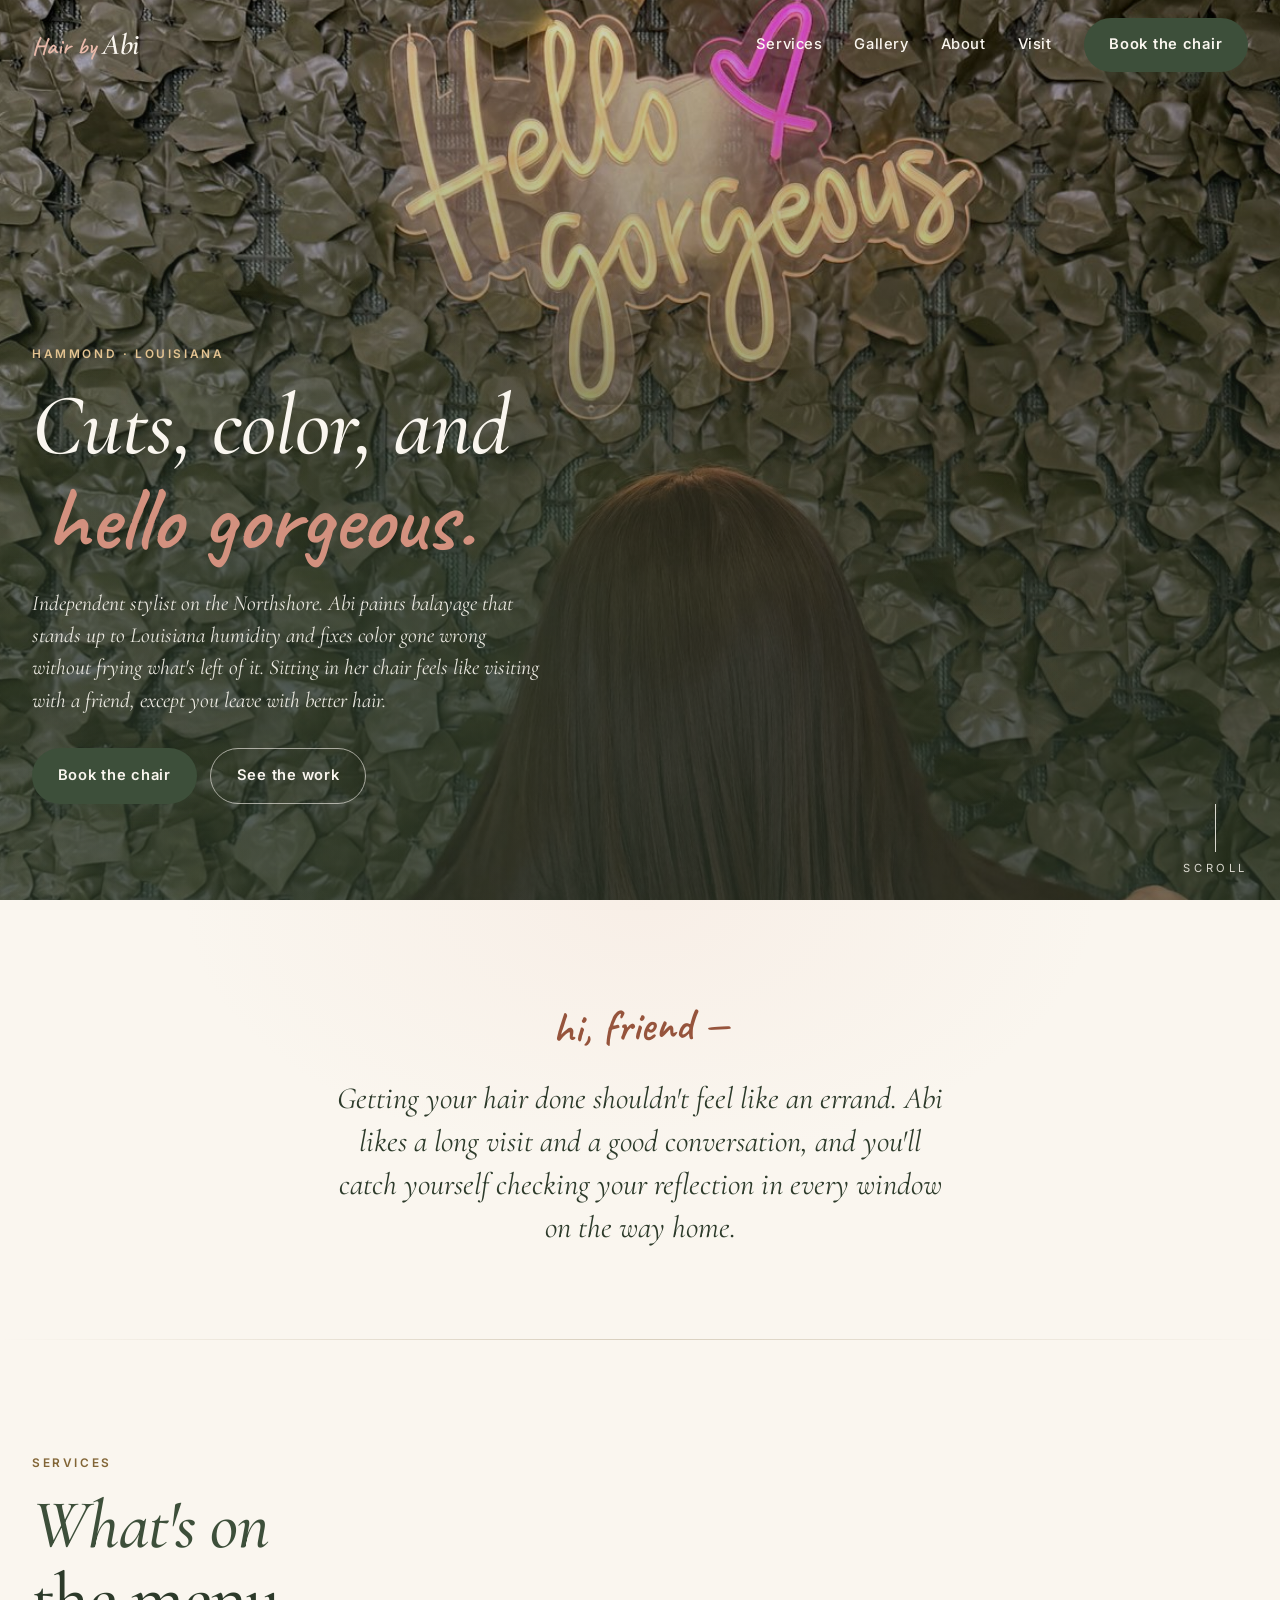
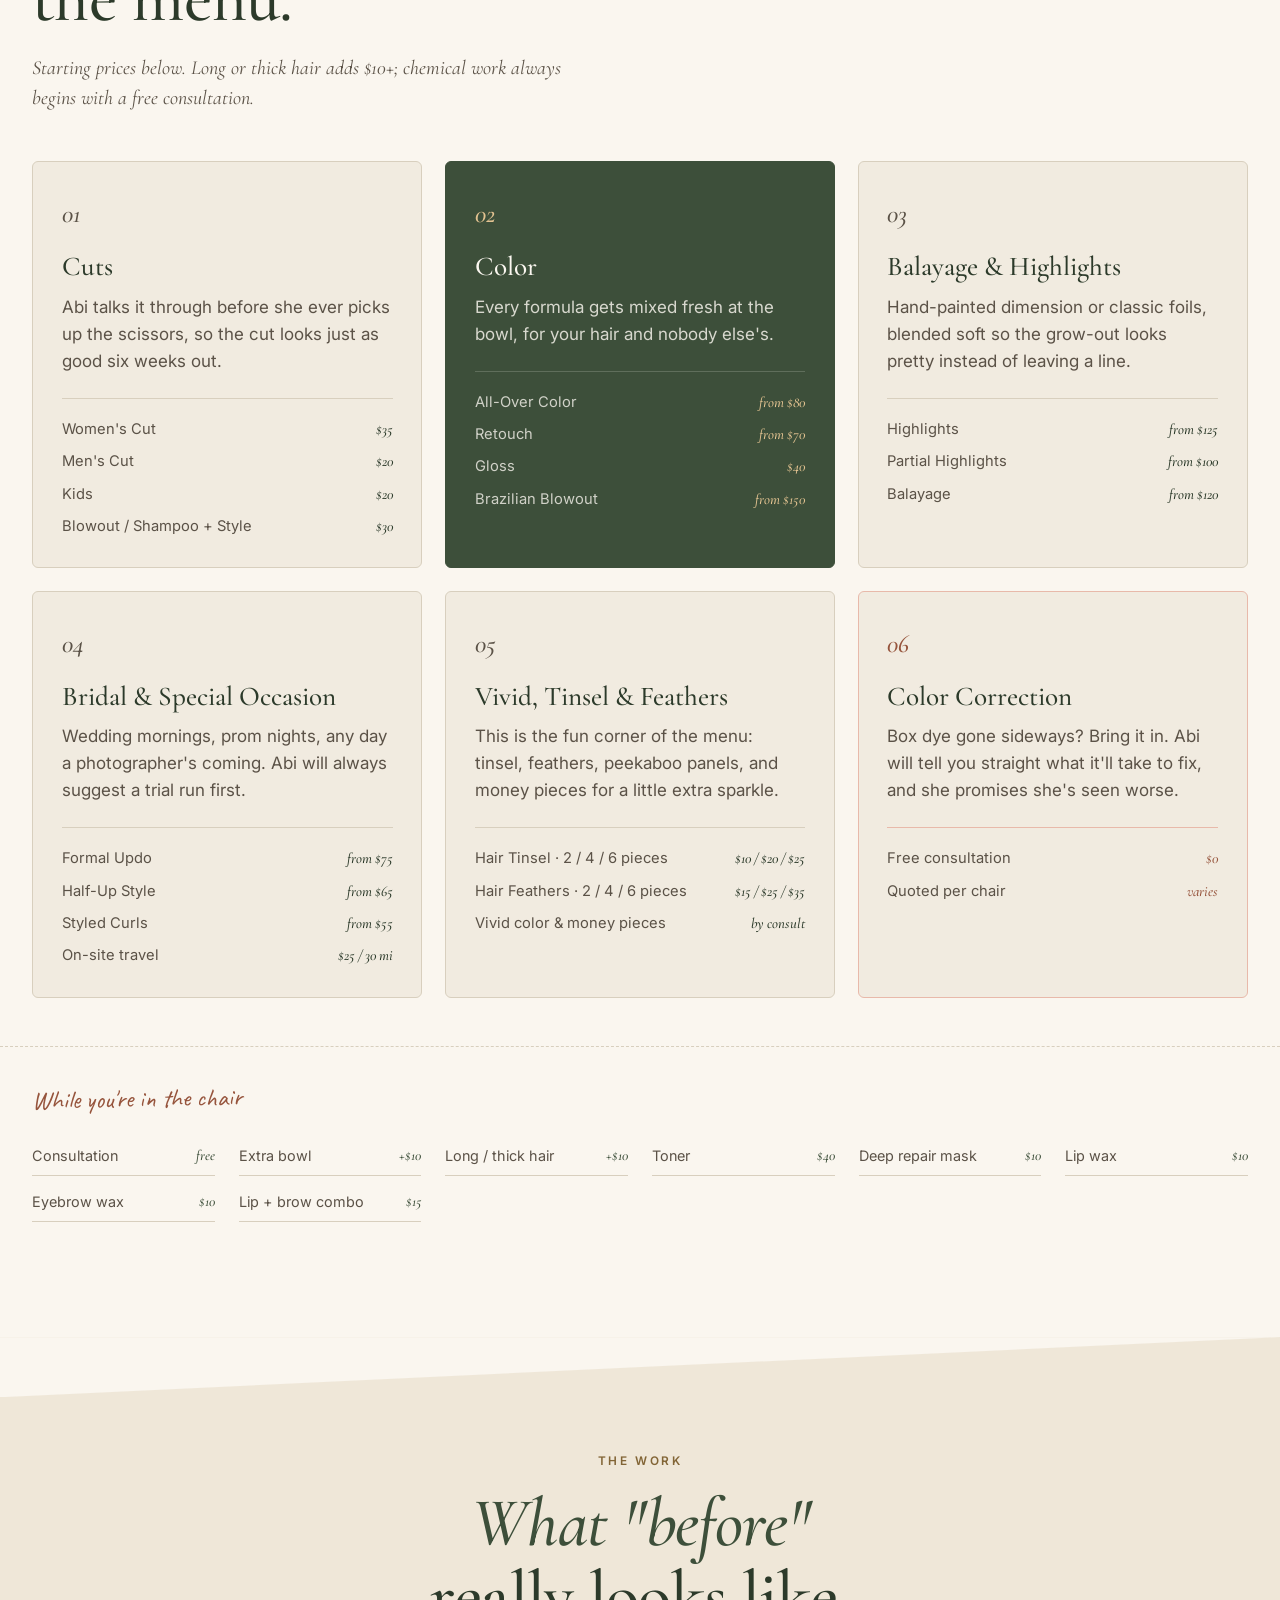
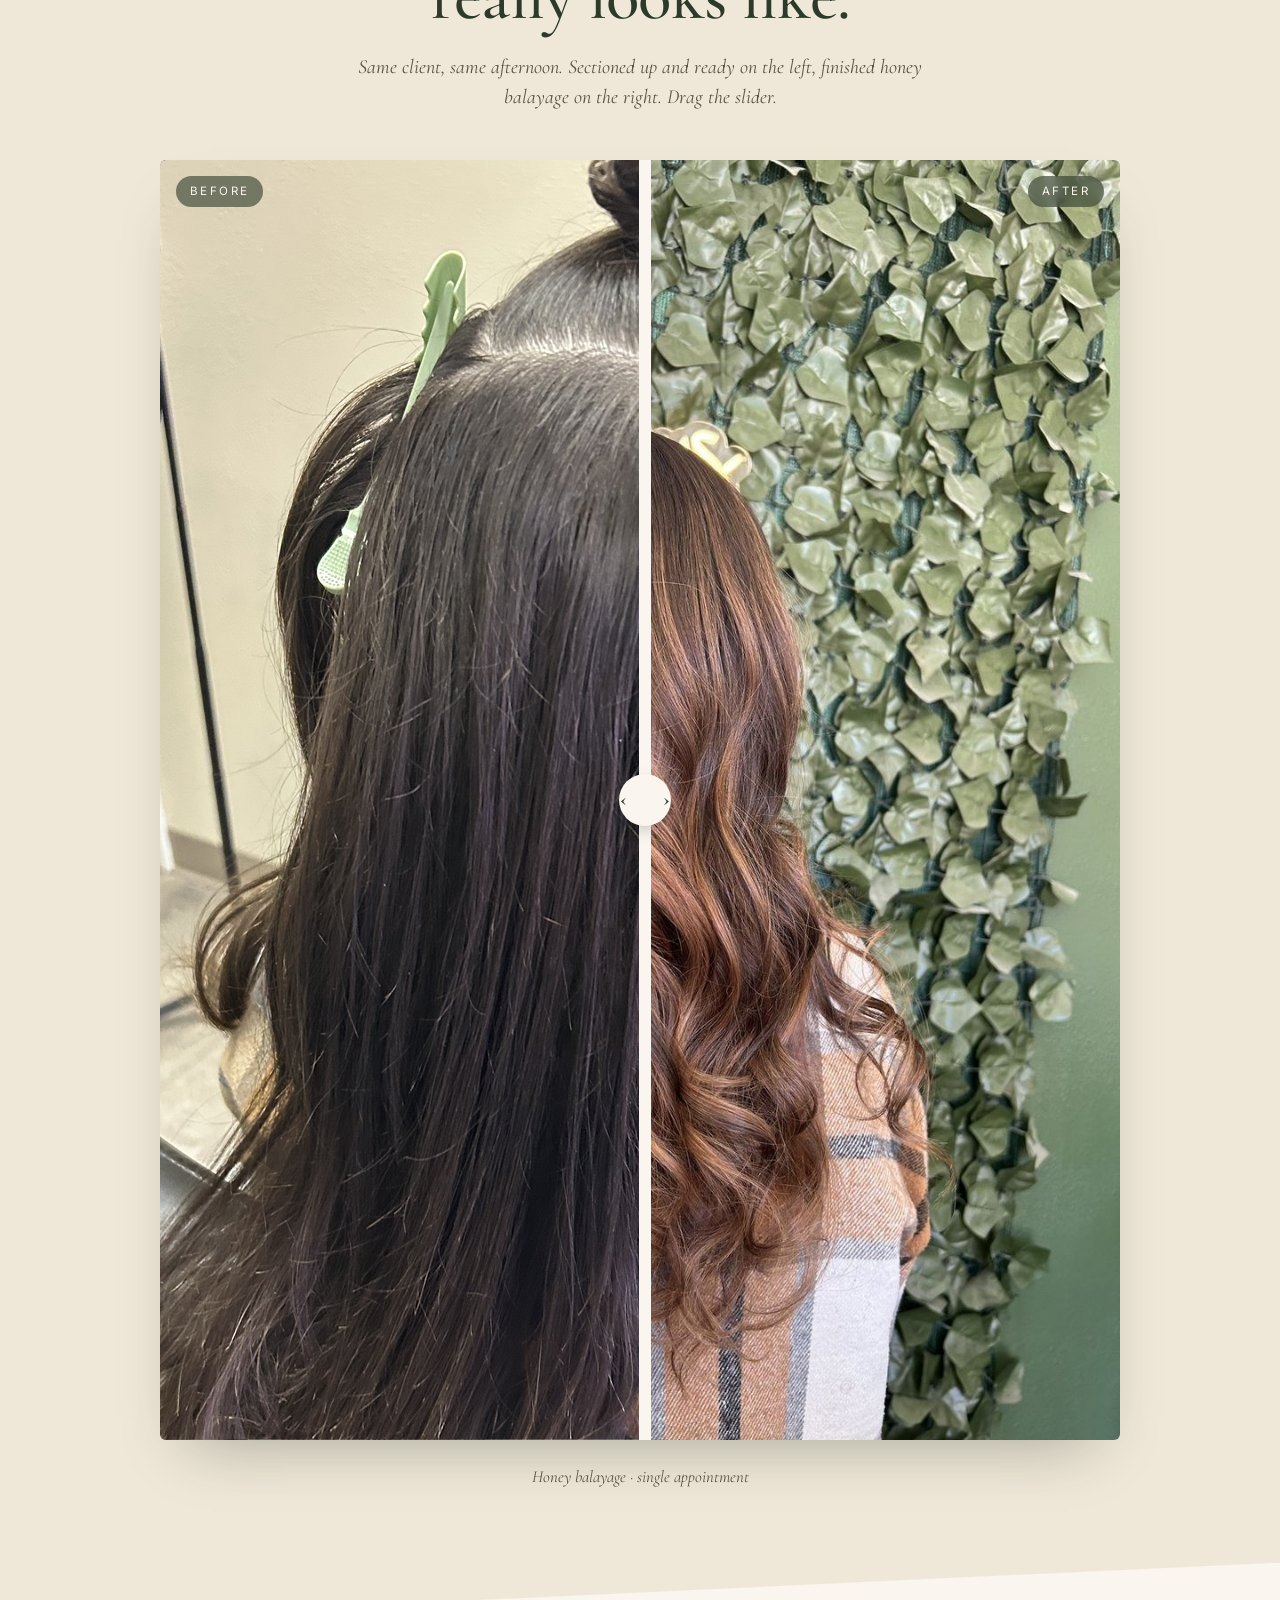
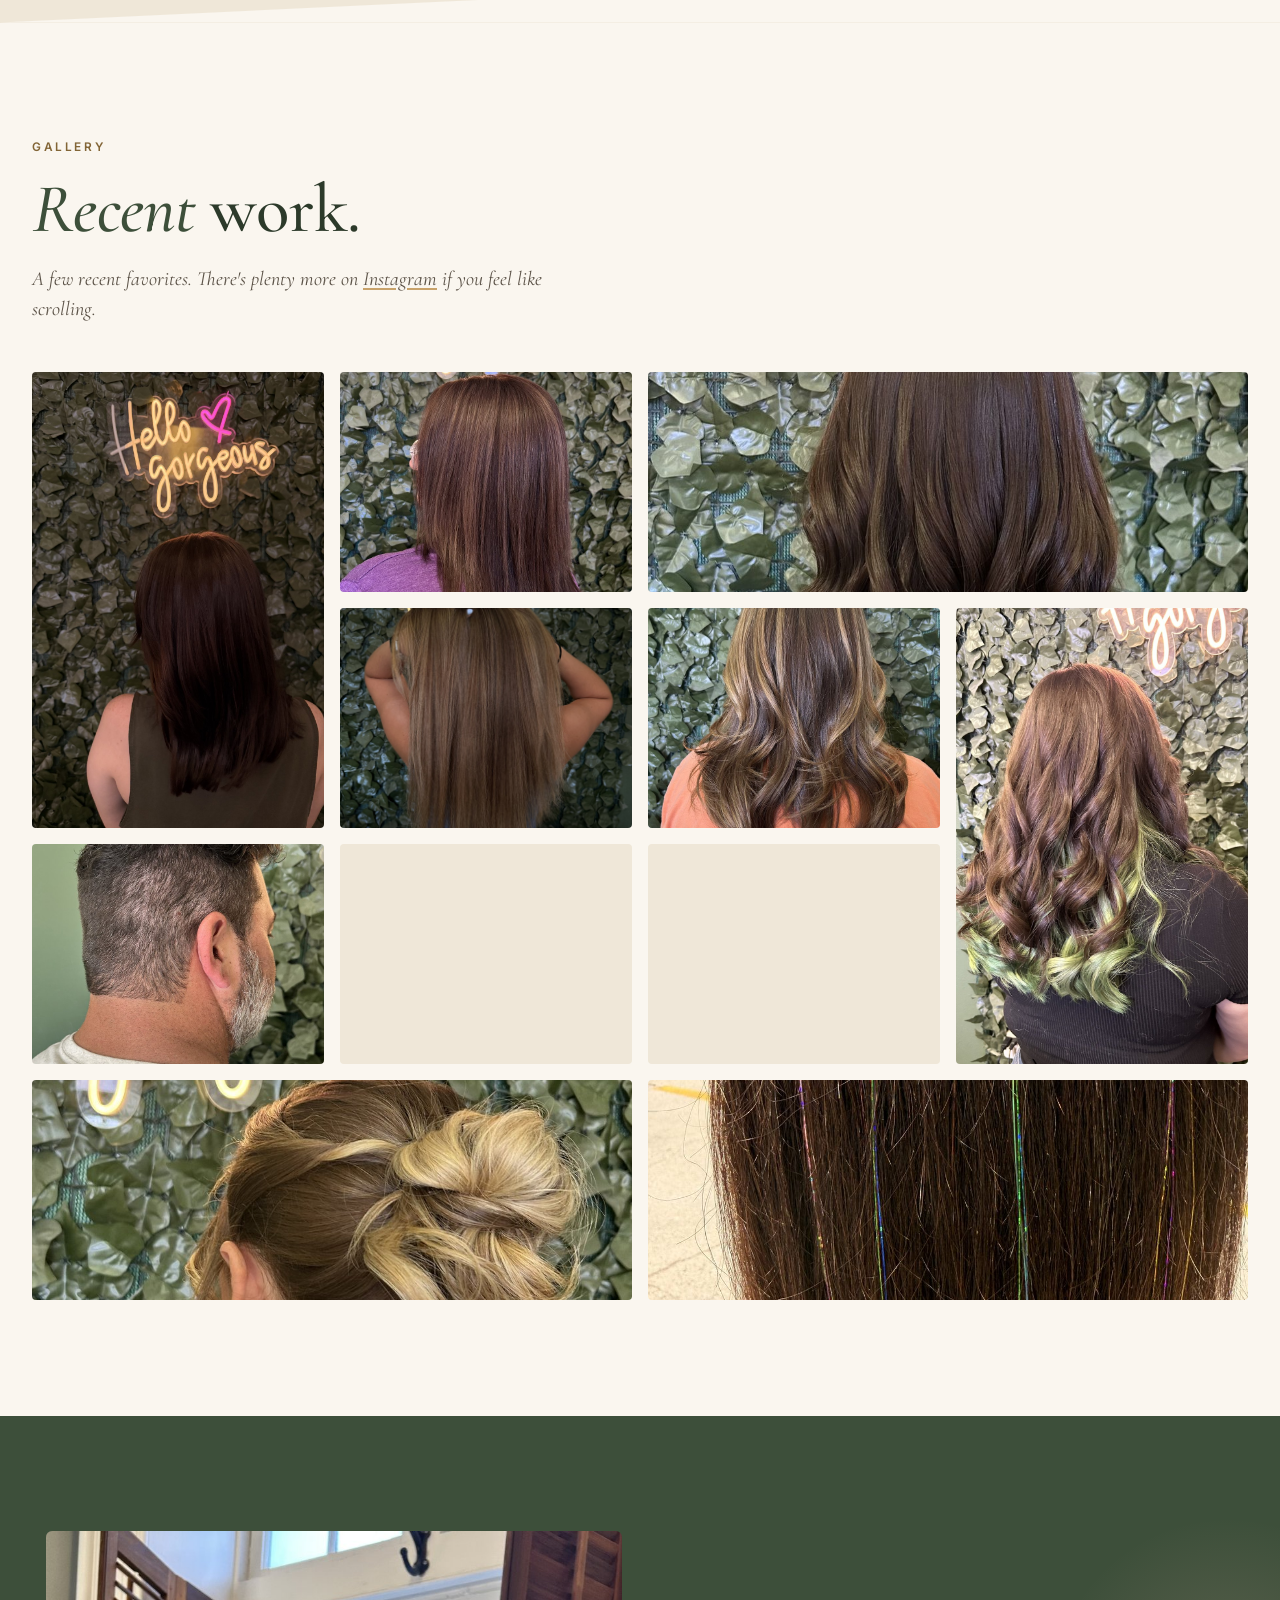
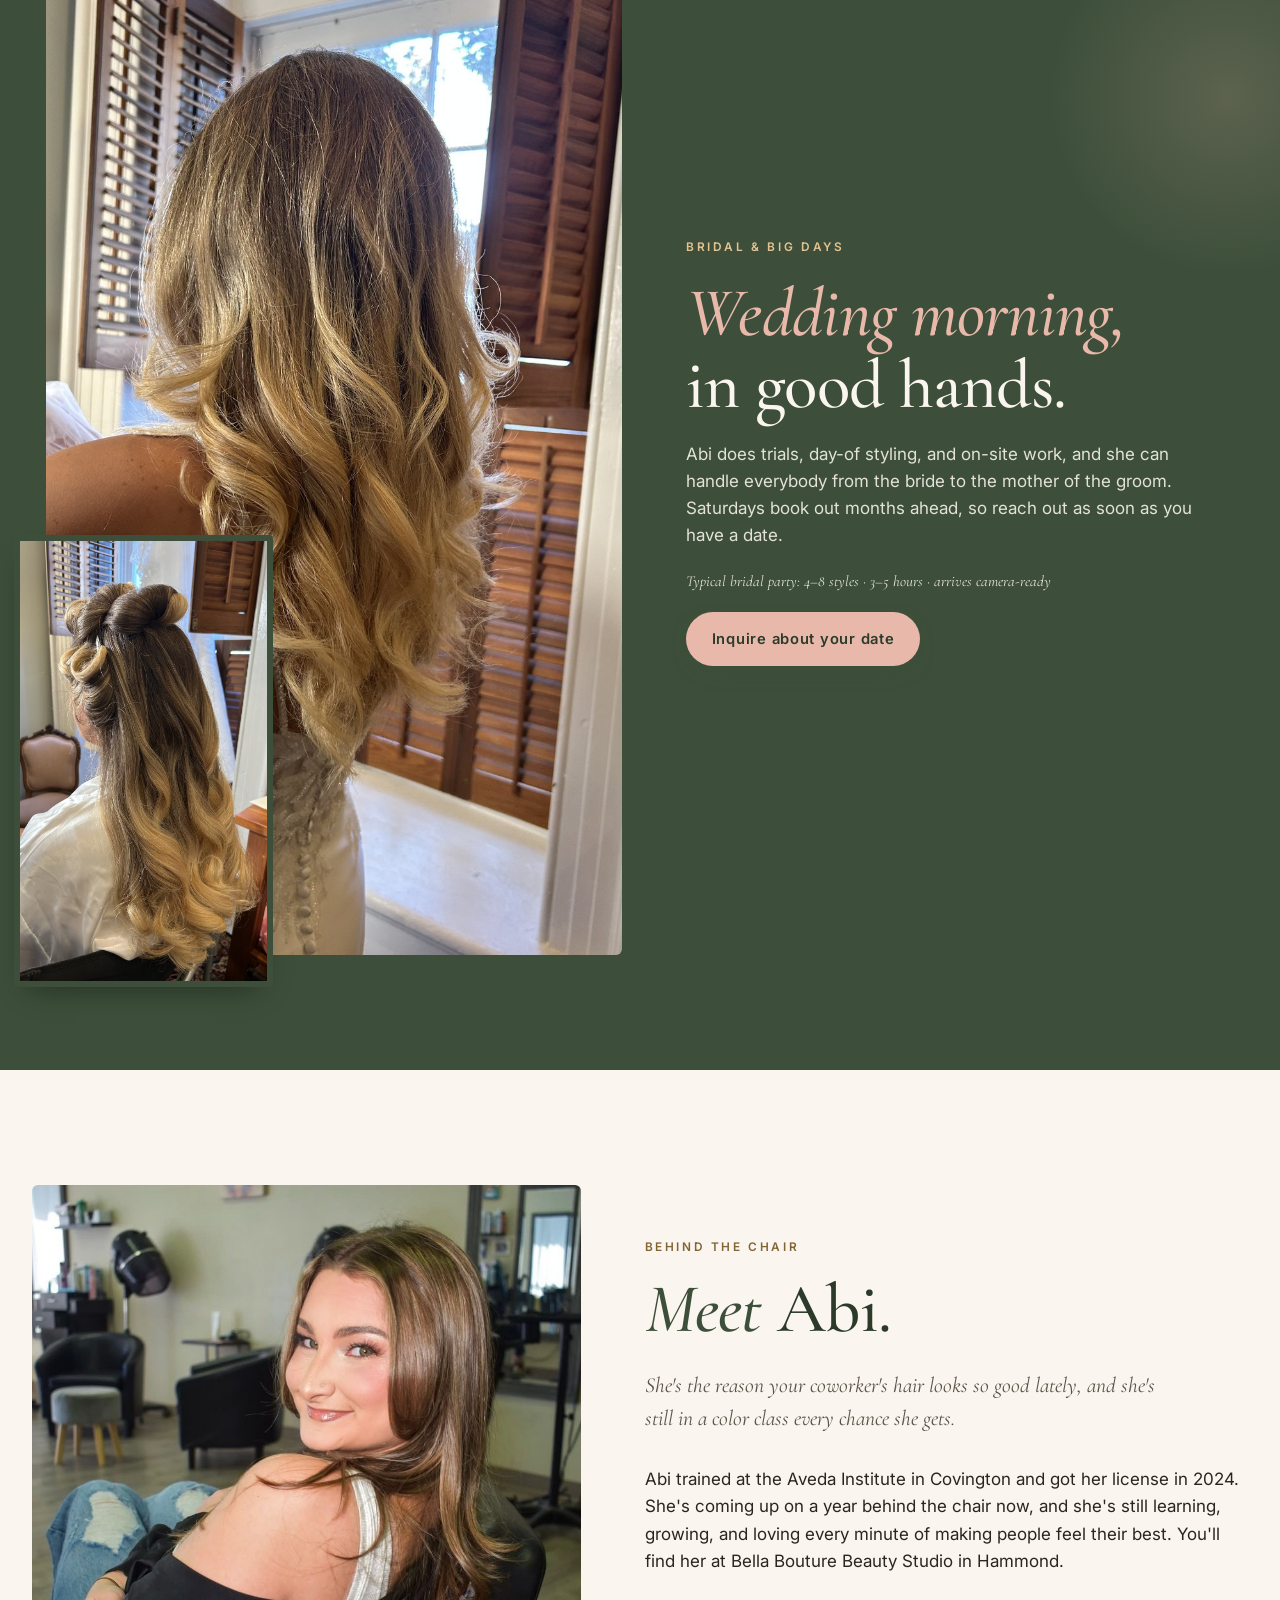
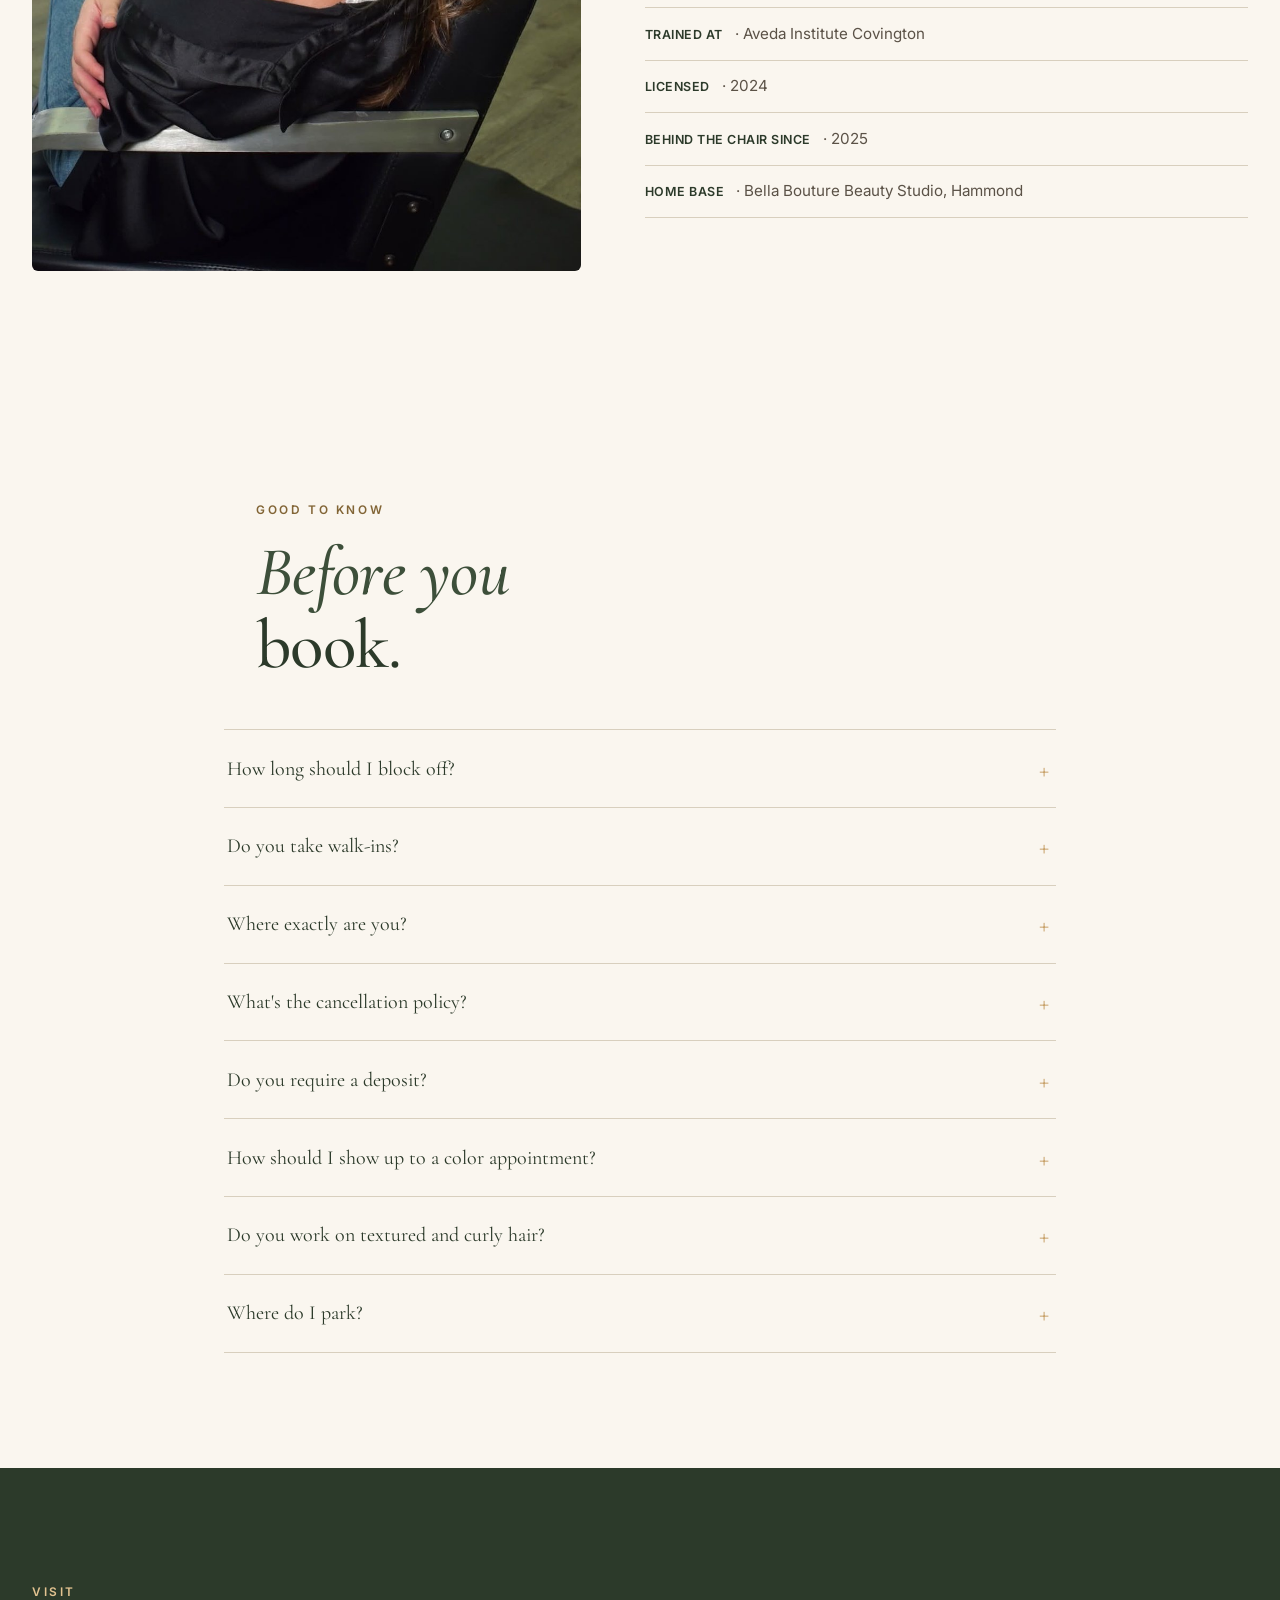
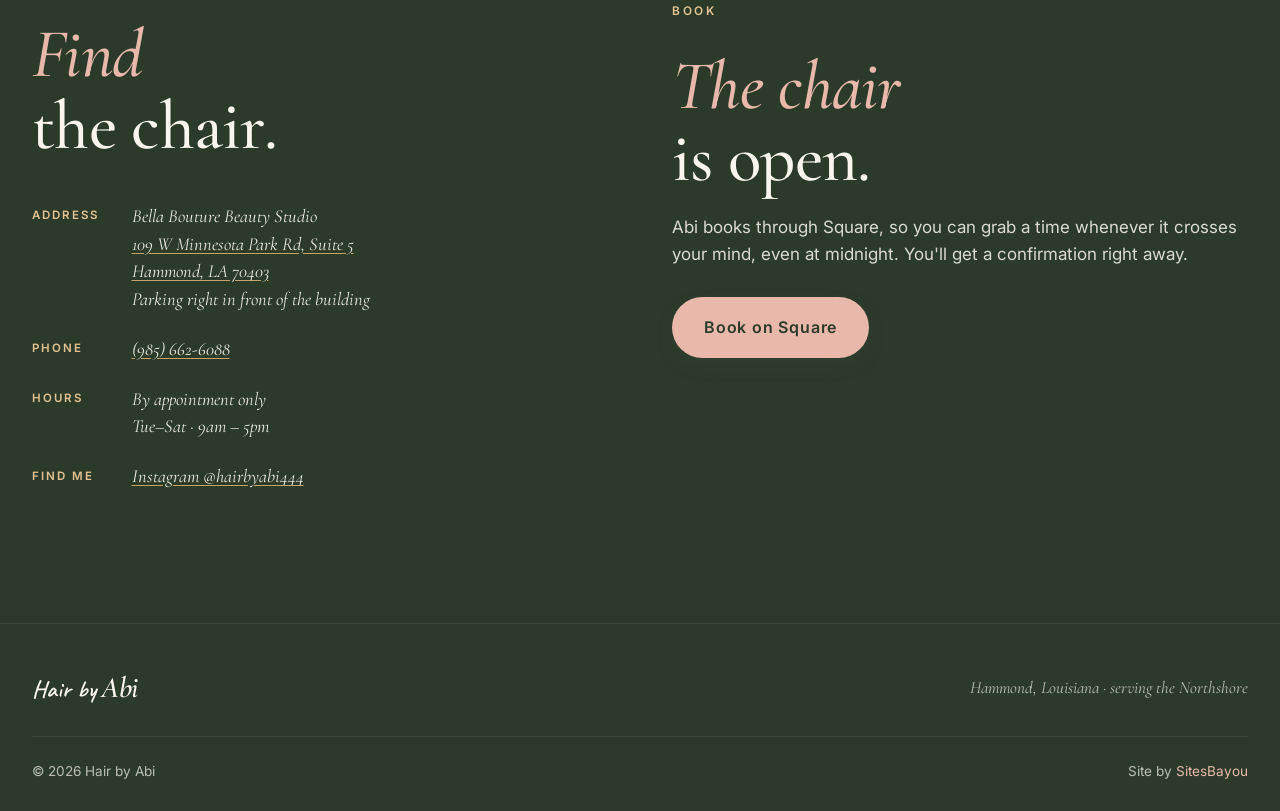
<file: index.html>
<!doctype html>
<html lang="en">
<head>
  <meta charset="utf-8">
  <meta name="viewport" content="width=device-width, initial-scale=1">
  <title>Hair by Abi · Hair Stylist in Hammond, Louisiana</title>
  <link rel="icon" href="data:image/svg+xml,%3Csvg xmlns='http://www.w3.org/2000/svg' viewBox='0 0 64 64'%3E%3Ccircle cx='32' cy='32' r='32' fill='%233d4f3a'/%3E%3Ctext x='32' y='45' font-family='Georgia,serif' font-style='italic' font-size='40' text-anchor='middle' fill='%23faf6ef'%3Ea%3C/text%3E%3C/svg%3E">
  <meta name="description" content="Independent hair stylist at Bella Bouture Beauty Studio in Hammond, LA. Cuts, color, balayage, color corrections, and bridal styling for the Northshore.">
  <meta name="robots" content="index,follow,max-image-preview:large">
  <meta name="theme-color" content="#3d4f3a">
  <link rel="canonical" href="https://hairbyabi.net/">

  <meta property="og:title" content="Hair by Abi · Hammond, Louisiana">
  <meta property="og:description" content="Cuts, color, balayage, and bridal styling in Hammond, LA. Come find out why the neon says hello gorgeous.">
  <meta property="og:image" content="https://hairbyabi.net/assets/group-H-auburn-movement.jpg">
  <meta property="og:url" content="https://hairbyabi.net/">
  <meta property="og:site_name" content="Hair by Abi">
  <meta property="og:type" content="website">
  <meta name="twitter:card" content="summary_large_image">

  <link rel="preconnect" href="https://fonts.googleapis.com">
  <link rel="preconnect" href="https://fonts.gstatic.com" crossorigin>
  <link rel="preload" as="image" href="assets/group-H-auburn-movement.jpg" fetchpriority="high">
  <link href="https://fonts.googleapis.com/css2?family=Cormorant+Garamond:ital,wght@0,400;0,500;0,600;0,700;1,400;1,500;1,600&family=Inter:wght@400;500;600;700&family=Caveat:wght@500;600;700&display=swap" rel="stylesheet">
  <link rel="stylesheet" href="styles.css?v=6">

  <script type="application/ld+json">
    {
      "@context": "https://schema.org",
      "@graph": [
        {
          "@type": "HairSalon",
          "@id": "https://hairbyabi.net/#hair-by-abi",
          "name": "Hair by Abi",
          "url": "https://hairbyabi.net/",
          "image": [
            "https://hairbyabi.net/assets/abi-headshot.jpg",
            "https://hairbyabi.net/assets/group-H-auburn-movement.jpg",
            "https://hairbyabi.net/assets/pair-B-after-honey-balayage.jpg",
            "https://hairbyabi.net/assets/group-E-bridal-half-up-bow.jpg"
          ],
          "description": "Independent hair stylist at Bella Bouture Beauty Studio in Hammond, Louisiana. Cuts, color, balayage, color corrections, and bridal styling for the Northshore. Appointment only.",
          "priceRange": "$$",
          "telephone": "+19856626088",
          "sameAs": ["https://www.instagram.com/hairbyabi444"],
          "address": {
            "@type": "PostalAddress",
            "streetAddress": "109 W Minnesota Park Rd, Suite 5",
            "addressLocality": "Hammond",
            "addressRegion": "LA",
            "postalCode": "70403",
            "addressCountry": "US"
          },
          "containedInPlace": { "@type": "Place", "name": "Bella Bouture Beauty Studio" },
          "acceptsReservations": "https://squareup.com/appointments/book/L08ZP9BVXC6CZ",
          "openingHoursSpecification": {
            "@type": "OpeningHoursSpecification",
            "dayOfWeek": ["Tuesday", "Wednesday", "Thursday", "Friday", "Saturday"],
            "opens": "09:00",
            "closes": "17:00"
          },
          "areaServed": [
            { "@type": "City", "name": "Hammond" },
            { "@type": "City", "name": "Ponchatoula" },
            { "@type": "City", "name": "Amite" },
            { "@type": "AdministrativeArea", "name": "Tangipahoa Parish" }
          ],
          "hasOfferCatalog": {
            "@type": "OfferCatalog",
            "name": "Salon Services",
            "itemListElement": [
              { "@type": "Offer", "itemOffered": { "@type": "Service", "name": "Cut & Style" } },
              { "@type": "Offer", "itemOffered": { "@type": "Service", "name": "Color" } },
              { "@type": "Offer", "itemOffered": { "@type": "Service", "name": "Balayage & Highlights" } },
              { "@type": "Offer", "itemOffered": { "@type": "Service", "name": "Bridal & Special Occasion" } },
              { "@type": "Offer", "itemOffered": { "@type": "Service", "name": "Vivid & Specialty Color" } },
              { "@type": "Offer", "itemOffered": { "@type": "Service", "name": "Color Correction" } }
            ]
          }
        },
        {
          "@type": "FAQPage",
          "mainEntity": [
            {
              "@type": "Question",
              "name": "How long should I block off?",
              "acceptedAnswer": { "@type": "Answer", "text": "Cuts run about an hour and color takes two to four. Corrections, balayage, and bridal trials can stretch across a whole afternoon, but Abi will give you an honest estimate when you book." }
            },
            {
              "@type": "Question",
              "name": "Do you take walk-ins?",
              "acceptedAnswer": { "@type": "Answer", "text": "Abi is appointment only, but booking on Square only takes a minute." }
            },
            {
              "@type": "Question",
              "name": "Where exactly are you?",
              "acceptedAnswer": { "@type": "Answer", "text": "Inside Bella Bouture Beauty Studio at 109 W Minnesota Park Rd, Suite 5, in Hammond. Park right in front of the building and come on in." }
            },
            {
              "@type": "Question",
              "name": "What's the cancellation policy?",
              "acceptedAnswer": { "@type": "Answer", "text": "There's no cancellation fee. If something comes up, just let her know as early as you can so the spot can go to somebody else." }
            },
            {
              "@type": "Question",
              "name": "Do you require a deposit?",
              "acceptedAnswer": { "@type": "Answer", "text": "Booking happens on Square. If your service takes a deposit, you'll see the amount before you confirm anything." }
            },
            {
              "@type": "Question",
              "name": "How should I show up to a color appointment?",
              "acceptedAnswer": { "@type": "Answer", "text": "Come with day-old hair and go easy on the product. Pictures help a lot too, even blurry ones from your camera roll." }
            },
            {
              "@type": "Question",
              "name": "Do you work on textured and curly hair?",
              "acceptedAnswer": { "@type": "Answer", "text": "Yes. Waves, curls, and coils are all welcome for cuts, color, and shaping. Come in with a fresh wash-and-go so she can see how your hair naturally sits." }
            },
            {
              "@type": "Question",
              "name": "Where do I park?",
              "acceptedAnswer": { "@type": "Answer", "text": "There's parking right in front of the building, a few steps from the door." }
            }
          ]
        }
      ]
    }
  </script>
</head>

<body>

  <!-- ============================== HEADER ============================== -->
  <header class="site-header" id="site-header">
    <a href="#top" class="wordmark" aria-label="Hair by Abi home">
      <span class="wordmark-script">Hair by</span>
      <span class="wordmark-display">Abi</span>
    </a>
    <nav class="primary-nav" aria-label="Primary">
      <a href="#services">Services</a>
      <a href="#gallery">Gallery</a>
      <a href="#about">About</a>
      <a href="#visit">Visit</a>
      <a href="#book" class="nav-book">Book the chair</a>
    </nav>
    <a href="#book" class="btn btn-primary header-cta">Book the chair</a>
    <button class="menu-toggle" aria-label="Open menu" aria-expanded="false">
      <span></span><span></span><span></span>
    </button>
  </header>

  <!-- ============================== HERO ============================== -->
  <section class="hero" id="top">
    <div class="hero-image">
      <img src="assets/group-H-auburn-movement.jpg" alt="Long auburn hair held out to show movement and shine, in front of the salon's signature 'hello gorgeous' neon sign and green leaf wall." fetchpriority="high">
    </div>
    <div class="hero-overlay"></div>
    <div class="hero-content">
      <p class="kicker">Hammond · Louisiana</p>
      <h1 class="display">
        <em>Cuts, color, and</em>
        <span class="hero-script">hello gorgeous.</span>
      </h1>
      <p class="lede">Independent stylist on the Northshore. Abi paints balayage that stands up to Louisiana humidity and fixes color gone wrong without frying what's left of it. Sitting in her chair feels like visiting with a friend, except you leave with better hair.</p>
      <div class="hero-cta-row">
        <a href="#book" class="btn btn-primary">Book the chair</a>
        <a href="#gallery" class="btn btn-ghost">See the work</a>
      </div>
    </div>
    <a href="#welcome" class="hero-scroll" aria-label="Scroll to next section">
      <span class="hero-scroll-line"></span>
      <span class="hero-scroll-label">scroll</span>
    </a>
  </section>

  <!-- ============================== WELCOME STRIP ============================== -->
  <section class="welcome" id="welcome">
    <p class="script-accent">hi, friend —</p>
    <p class="welcome-line">Getting your hair done shouldn't feel like an errand. Abi likes a long visit and a good conversation, and you'll catch yourself checking your reflection in every window on the way home.</p>
  </section>

  <!-- ============================== SERVICES ============================== -->
  <section class="services" id="services">
    <div class="section-head">
      <p class="kicker">Services</p>
      <h2 class="display"><em>What's on</em><br>the menu.</h2>
      <p class="section-sub">Starting prices below. Long or thick hair adds $10+; chemical work always begins with a free consultation.</p>
    </div>

    <div class="service-grid">

      <article class="service-card">
        <p class="service-num">01</p>
        <h3>Cuts</h3>
        <p>Abi talks it through before she ever picks up the scissors, so the cut looks just as good six weeks out.</p>
        <ul class="price-list">
          <li><span>Women's Cut</span><span>$35</span></li>
          <li><span>Men's Cut</span><span>$20</span></li>
          <li><span>Kids</span><span>$20</span></li>
          <li><span>Blowout / Shampoo + Style</span><span>$30</span></li>
        </ul>
      </article>

      <article class="service-card service-card--feature">
        <p class="service-num">02</p>
        <h3>Color</h3>
        <p>Every formula gets mixed fresh at the bowl, for your hair and nobody else's.</p>
        <ul class="price-list">
          <li><span>All-Over Color</span><span>from $80</span></li>
          <li><span>Retouch</span><span>from $70</span></li>
          <li><span>Gloss</span><span>$40</span></li>
          <li><span>Brazilian Blowout</span><span>from $150</span></li>
        </ul>
      </article>

      <article class="service-card">
        <p class="service-num">03</p>
        <h3>Balayage &amp; Highlights</h3>
        <p>Hand-painted dimension or classic foils, blended soft so the grow-out looks pretty instead of leaving a line.</p>
        <ul class="price-list">
          <li><span>Highlights</span><span>from $125</span></li>
          <li><span>Partial Highlights</span><span>from $100</span></li>
          <li><span>Balayage</span><span>from $120</span></li>
        </ul>
      </article>

      <article class="service-card">
        <p class="service-num">04</p>
        <h3>Bridal &amp; Special Occasion</h3>
        <p>Wedding mornings, prom nights, any day a photographer's coming. Abi will always suggest a trial run first.</p>
        <ul class="price-list">
          <li><span>Formal Updo</span><span>from $75</span></li>
          <li><span>Half-Up Style</span><span>from $65</span></li>
          <li><span>Styled Curls</span><span>from $55</span></li>
          <li><span>On-site travel</span><span>$25 / 30 mi</span></li>
        </ul>
      </article>

      <article class="service-card">
        <p class="service-num">05</p>
        <h3>Vivid, Tinsel &amp; Feathers</h3>
        <p>This is the fun corner of the menu: tinsel, feathers, peekaboo panels, and money pieces for a little extra sparkle.</p>
        <ul class="price-list">
          <li><span>Hair Tinsel · <span class="nowrap">2&nbsp;/&nbsp;4&nbsp;/&nbsp;6&nbsp;pieces</span></span><span>$10&nbsp;/&nbsp;$20&nbsp;/&nbsp;$25</span></li>
          <li><span>Hair Feathers · <span class="nowrap">2&nbsp;/&nbsp;4&nbsp;/&nbsp;6&nbsp;pieces</span></span><span>$15&nbsp;/&nbsp;$25&nbsp;/&nbsp;$35</span></li>
          <li><span>Vivid color &amp; money&nbsp;pieces</span><span>by consult</span></li>
        </ul>
      </article>

      <article class="service-card service-card--correction">
        <p class="service-num">06</p>
        <h3>Color Correction</h3>
        <p>Box dye gone sideways? Bring it in. Abi will tell you straight what it'll take to fix, and she promises she's seen worse.</p>
        <ul class="price-list">
          <li><span>Free consultation</span><span>$0</span></li>
          <li><span>Quoted per chair</span><span>varies</span></li>
        </ul>
      </article>

    </div>

    <!-- Add-ons strip — waxing + extras live here so the menu is complete -->
    <div class="extras-strip">
      <p class="extras-kicker">While you're in the chair</p>
      <ul class="extras-list">
        <li><span>Consultation</span><span>free</span></li>
        <li><span>Extra bowl</span><span>+$10</span></li>
        <li><span>Long / thick hair</span><span>+$10</span></li>
        <li><span>Toner</span><span>$40</span></li>
        <li><span>Deep repair mask</span><span>$10</span></li>
        <li><span>Lip wax</span><span>$10</span></li>
        <li><span>Eyebrow wax</span><span>$10</span></li>
        <li><span>Lip + brow combo</span><span>$15</span></li>
      </ul>
    </div>
  </section>

  <!-- ============================== TRANSFORMATION ============================== -->
  <section class="transformation" id="transformation">
    <div class="section-head section-head--center">
      <p class="kicker">The Work</p>
      <h2 class="display"><em>What "before"</em><br>really looks like.</h2>
      <p class="section-sub">Same client, same afternoon. Sectioned up and ready on the left, finished honey balayage on the right. <span class="muted">Drag the slider.</span></p>
    </div>

    <div class="ba-slider" id="baSlider" aria-label="Before and after slider">
      <img loading="lazy" decoding="async" class="ba-after" src="assets/pair-B-after-honey-balayage.jpg" alt="After: warm honey balayage styled in soft waves, in front of the salon's green leaf wall and 'hello gorgeous' neon.">
      <div class="ba-before-wrap">
        <img loading="lazy" decoding="async" class="ba-before" src="assets/pair-B-during-sectioning-clips-slider.jpg" alt="Before: dark hair parted and held in green sectioning clips in the salon chair.">
      </div>
      <button class="ba-handle" aria-label="Drag to compare before and after">
        <span class="ba-handle-arrow ba-handle-arrow--left">‹</span>
        <span class="ba-handle-arrow ba-handle-arrow--right">›</span>
      </button>
      <span class="ba-tag ba-tag--before">before</span>
      <span class="ba-tag ba-tag--after">after</span>
    </div>

    <p class="transformation-caption">Honey balayage · single appointment</p>
  </section>

  <!-- ============================== GALLERY ============================== -->
  <section class="gallery" id="gallery">
    <div class="section-head">
      <p class="kicker">Gallery</p>
      <h2 class="display"><em>Recent</em> work.</h2>
      <p class="section-sub">A few recent favorites. There's plenty more on <a href="https://www.instagram.com/hairbyabi444" target="_blank" rel="noopener">Instagram</a> if you feel like scrolling.</p>
    </div>

    <div class="gallery-grid">
      <figure class="g g--tall"><img loading="lazy" decoding="async" src="assets/group-H-auburn-down.jpg" alt="Auburn lob styled straight, signature green leaf wall behind."></figure>
      <figure class="g"><img loading="lazy" decoding="async" src="assets/solo-cherry-lob.jpg" alt="Sleek cherry-toned lob in front of the 'hello gorgeous' neon."></figure>
      <figure class="g g--wide"><img loading="lazy" decoding="async" src="assets/group-G-chocolate-waves-back.jpg" alt="Chocolate brunette polished waves at the leaf wall."></figure>
      <figure class="g"><img loading="lazy" decoding="async" src="assets/solo-blonde-dimensional.jpg" alt="Blonde dimensional balayage on darker base, signature backdrop."></figure>
      <figure class="g"><img loading="lazy" decoding="async" src="assets/group-D-highlights-styled-back.jpg" alt="Bright dimensional highlights, styled with waves."></figure>
      <figure class="g g--tall"><img loading="lazy" decoding="async" src="assets/solo-vivid-green-peekaboo.jpg" alt="Vivid green peekaboo underlights against a brunette base."></figure>
      <figure class="g"><img loading="lazy" decoding="async" src="assets/solo-mens-cut.jpg" alt="Men's cut: textured curly top with skin fade."></figure>
      <figure class="g"><img loading="lazy" decoding="async" src="assets/pair-C-after-honey-balayage.jpg" alt="Warm caramel balayage waves at the signature backdrop."></figure>
      <figure class="g g--wide"><img loading="lazy" decoding="async" src="assets/solo-messy-bun-updo.jpg" alt="Modern messy bun updo with face-framing pieces."></figure>
      <figure class="g"><img loading="lazy" decoding="async" src="assets/solo-textured-low-bun.jpg" alt="Textured low bun, salon interior."></figure>
      <figure class="g"><img loading="lazy" decoding="async" src="assets/solo-hair-tinsel.jpg" alt="Hair tinsel sparkle strands woven into dark hair."></figure>
    </div>
  </section>

  <!-- ============================== BRIDAL ============================== -->
  <section class="bridal" id="bridal">
    <div class="bridal-image">
      <img loading="lazy" decoding="async" src="assets/group-E-bridal-waves-down.jpg" alt="Long bridal balayage waves cascading down a white lace bodice, plantation shutters behind.">
      <img loading="lazy" decoding="async" class="bridal-image--inset" src="assets/group-E-bridal-half-up-bow.jpg" alt="Elaborate bridal half-up with hair bow detail.">
    </div>
    <div class="bridal-text">
      <p class="kicker">Bridal &amp; Big Days</p>
      <h2 class="display"><em>Wedding morning,</em><br>in good hands.</h2>
      <p>Abi does trials, day-of styling, and on-site work, and she can handle everybody from the bride to the mother of the groom. Saturdays book out months ahead, so reach out as soon as you have a date.</p>
      <p class="bridal-meta">Typical bridal party: 4&ndash;8 styles · 3&ndash;5 hours · arrives camera-ready</p>
      <a href="#book" class="btn btn-primary">Inquire about your date</a>
    </div>
  </section>

  <!-- ============================== ABOUT ============================== -->
  <section class="about" id="about">
    <div class="about-photo">
      <img loading="lazy" decoding="async" src="assets/abi-headshot.jpg" alt="Abi, smiling over her shoulder from her salon chair, with long dimensional brown hair, warm makeup, and a soft pink lip." class="about-photo-main">
    </div>
    <div class="about-text">
      <p class="kicker">Behind the chair</p>
      <h2 class="display"><em>Meet</em> Abi.</h2>
      <p class="lede">She's the reason your coworker's hair looks so good lately, and she's still in a color class every chance she gets.</p>
      <p>Abi trained at the Aveda Institute in Covington and got her license in 2024. She's coming up on a year behind the chair now, and she's still learning, growing, and loving every minute of making people feel their best. You'll find her at Bella Bouture Beauty Studio in Hammond.</p>
      <ul class="about-cred">
        <li><strong>Trained at</strong> · Aveda Institute Covington</li>
        <li><strong>Licensed</strong> · 2024</li>
        <li><strong>Behind the chair since</strong> · 2025</li>
        <li><strong>Home base</strong> · Bella Bouture Beauty Studio, Hammond</li>
      </ul>
    </div>
  </section>

  <!-- ============================== TESTIMONIALS ============================== -->
  <!-- Hidden for launch: quotes below are stand-ins, not real clients.
       Restore this section once Abi sends 3-5 real reviews.
  <section class="testimonials" id="words">
    <div class="section-head section-head--center">
      <p class="kicker">Words from the chair</p>
      <h2 class="display"><em>What folks say</em><br>on the way out.</h2>
      <p class="section-sub placeholder">[Replace with current Google reviews — 4 to 6 lines work best.]</p>
    </div>

    <div class="testimonial-row">
      <figure class="testimonial">
        <blockquote>Abi listened to what I actually wanted, then gave me something better. The blonde finally looks like me — not somebody else's Pinterest board.</blockquote>
        <figcaption>— Sarah · Hammond <span class="placeholder">[placeholder]</span></figcaption>
      </figure>
      <figure class="testimonial">
        <blockquote>Best haircut I've had in years. The shape grew out beautifully — eight weeks later it still looked intentional.</blockquote>
        <figcaption>— Mary · Ponchatoula <span class="placeholder">[placeholder]</span></figcaption>
      </figure>
      <figure class="testimonial">
        <blockquote>I came in for a color correction and left feeling like a person again. She's a lifesaver and a magician.</blockquote>
        <figcaption>— Kayla · Amite <span class="placeholder">[placeholder]</span></figcaption>
      </figure>
    </div>
  </section>
  -->

  <!-- ============================== FAQ ============================== -->
  <section class="faq" id="faq">
    <div class="section-head">
      <p class="kicker">Good to know</p>
      <h2 class="display"><em>Before you</em><br>book.</h2>
    </div>

    <div class="faq-list">
      <details>
        <summary>How long should I block off?</summary>
        <p>Cuts run about an hour and color takes two to four. Corrections, balayage, and bridal trials can stretch across a whole afternoon, but Abi will give you an honest estimate when you book.</p>
      </details>
      <details>
        <summary>Do you take walk-ins?</summary>
        <p>Abi is appointment only, but booking on Square only takes a minute.</p>
      </details>
      <details>
        <summary>Where exactly are you?</summary>
        <p>Inside Bella Bouture Beauty Studio at 109 W Minnesota Park Rd, Suite 5, in Hammond. Park right in front of the building and come on in.</p>
      </details>
      <details>
        <summary>What's the cancellation policy?</summary>
        <p>There's no cancellation fee. If something comes up, just let her know as early as you can so the spot can go to somebody else.</p>
      </details>
      <details>
        <summary>Do you require a deposit?</summary>
        <p>Booking happens on Square. If your service takes a deposit, you'll see the amount before you confirm anything.</p>
      </details>
      <details>
        <summary>How should I show up to a color appointment?</summary>
        <p>Come with day-old hair and go easy on the product. Pictures help a lot too, even blurry ones from your camera roll.</p>
      </details>
      <details>
        <summary>Do you work on textured and curly hair?</summary>
        <p>Yes. Waves, curls, and coils are all welcome for cuts, color, and shaping. Come in with a fresh wash-and-go so she can see how your hair naturally sits.</p>
      </details>
      <details>
        <summary>Where do I park?</summary>
        <p>There's parking right in front of the building, a few steps from the door.</p>
      </details>
    </div>
  </section>

  <!-- ============================== VISIT / BOOK ============================== -->
  <section class="visit" id="visit">
    <div class="visit-grid">
      <div class="visit-text">
        <p class="kicker">Visit</p>
        <h2 class="display"><em>Find</em><br>the chair.</h2>
        <dl class="visit-info">
          <dt>Address</dt>
          <dd>
            Bella Bouture Beauty Studio<br>
            <a href="https://maps.google.com/?q=109+W+Minnesota+Park+Rd+Suite+5+Hammond+LA+70403" target="_blank" rel="noopener">109 W Minnesota Park Rd, Suite 5<br>
            Hammond, LA 70403</a><br>
            Parking right in front of the building
          </dd>
          <dt>Phone</dt>
          <dd><a href="tel:+19856626088">(985) 662-6088</a></dd>
          <dt>Hours</dt>
          <dd>
            By appointment only<br>
            Tue&ndash;Sat · 9am &ndash; 5pm
          </dd>
          <dt>Find me</dt>
          <dd>
            <a href="https://www.instagram.com/hairbyabi444" target="_blank" rel="noopener">Instagram @hairbyabi444</a>
          </dd>
        </dl>
      </div>

      <div class="visit-book" id="book">
        <p class="kicker">Book</p>
        <h2 class="display"><em>The chair</em><br>is open.</h2>
        <p>Abi books through Square, so you can grab a time whenever it crosses your mind, even at midnight. You'll get a confirmation right away.</p>
        <a href="https://squareup.com/appointments/book/L08ZP9BVXC6CZ" target="_blank" rel="noopener" class="btn btn-primary btn-lg">Book on Square</a>
      </div>
    </div>
  </section>

  <!-- ============================== FOOTER ============================== -->
  <footer class="site-footer">
    <div class="footer-row">
      <p class="footer-mark">
        <span class="wordmark-script">Hair by</span>
        <span class="wordmark-display">Abi</span>
      </p>
      <p class="footer-line">Hammond, Louisiana · serving the Northshore</p>
    </div>
    <div class="footer-row footer-row--small">
      <p>&copy; <span id="year">2026</span> Hair by Abi</p>
      <p class="footer-credit">Site by <a href="https://sitesbayou.com" target="_blank" rel="noopener">SitesBayou</a></p>
    </div>
  </footer>

  <!-- Sticky mobile Book CTA -->
  <a href="#book" class="mobile-book-cta">Book the chair</a>

  <script src="script.js?v=6"></script>
</body>
</html>
</file>
<file: styles.css>
/* ===========================================================
   Hair by Abi — design tokens
   Palette pulled from the salon's signature backdrop:
   the sage leaf wall and the warm "hello gorgeous" neon glow.
   =========================================================== */
:root {
  /* color */
  --moss:        #3d4f3a;     /* deep eucalyptus, primary */
  --moss-deep:   #2c3a2a;     /* shadow / footer */
  --moss-mist:   #6a7d65;     /* dusty supporting green */
  --cream:       #faf6ef;     /* page background */
  --cream-warm:  #f1ebe0;     /* card surface */
  --whisper:     #efe7d8;     /* subtle warm tint */
  --blush:       #e8b9aa;     /* soft warm pink */
  --blush-deep:  #d3917f;     /* hover/accent pink */
  --gold:        #c8a26a;     /* warm gold accent */
  --gold-glow:   #e3c391;     /* soft gold for hover */
  --gold-ink:    #826536;     /* gold for text on light bg (AA) */
  --blush-ink:   #96543c;     /* blush for text on light bg (AA) */
  --char:        #2a2520;     /* warm body text */
  --char-mist:   #5b5247;     /* secondary text */
  --line:        #d8cfbe;     /* hairline / divider */

  /* type */
  --serif: "Cormorant Garamond", Georgia, serif;
  --sans:  "Inter", system-ui, sans-serif;
  --script:"Caveat", "Brush Script MT", cursive;

  /* spacing */
  --gutter: clamp(1.25rem, 3vw, 2rem);
  --section-y: clamp(4rem, 9vw, 8rem);
  --max: 1280px;

  /* motion */
  --ease: cubic-bezier(.2,.7,.2,1);
}

/* ============ reset-ish ============ */
*, *::before, *::after { box-sizing: border-box; }
html { scroll-behavior: smooth; }
body {
  margin: 0;
  background: var(--cream);
  color: var(--char);
  font-family: var(--sans);
  font-size: 17px;
  line-height: 1.6;
  -webkit-font-smoothing: antialiased;
  text-rendering: optimizeLegibility;
}
img { max-width: 100%; display: block; }
a { color: inherit; text-decoration: none; }
button { font: inherit; border: 0; background: 0; cursor: pointer; color: inherit; }

/* ============ typography ============ */
.display {
  font-family: var(--serif);
  font-weight: 500;
  font-size: clamp(2.4rem, 5.4vw, 4.8rem);
  line-height: 1.05;
  letter-spacing: -0.01em;
  color: var(--moss-deep);
  margin: 0;
}
.display em {
  font-style: italic;
  font-weight: 500;
  color: var(--moss);
}
.kicker {
  font-family: var(--sans);
  text-transform: uppercase;
  letter-spacing: 0.22em;
  font-size: 0.74rem;
  font-weight: 600;
  color: var(--gold-ink);
  margin: 0 0 1rem;
}
.script-accent,
.hero-script {
  font-family: var(--script);
  color: var(--blush-deep);
  font-weight: 600;
}
.hero-script {
  font-size: 1.05em;
  display: inline-block;
  padding-left: 0.15em;
}
.section-sub {
  font-family: var(--serif);
  font-size: clamp(1.05rem, 1.6vw, 1.25rem);
  font-style: italic;
  color: var(--char-mist);
  max-width: 36rem;
  margin: 1.2rem 0 0;
  line-height: 1.5;
}
.lede {
  font-family: var(--serif);
  font-style: italic;
  font-size: clamp(1.1rem, 1.7vw, 1.35rem);
  color: var(--char-mist);
  margin: 1.2rem 0 2rem;
  max-width: 32rem;
  line-height: 1.5;
}
.muted { color: var(--char-mist); font-style: italic; }
.placeholder {
  color: var(--blush-deep);
  background: linear-gradient(90deg, transparent, rgba(232,185,170,.15), transparent);
  border-bottom: 1px dashed var(--blush);
  font-style: italic;
}

/* ============ buttons ============ */
.btn {
  display: inline-flex;
  align-items: center;
  justify-content: center;
  padding: 0.95rem 1.6rem;
  font-family: var(--sans);
  font-weight: 600;
  font-size: 0.92rem;
  letter-spacing: 0.05em;
  border-radius: 999px;
  transition: transform .25s var(--ease), background .25s var(--ease), color .25s var(--ease), box-shadow .25s var(--ease);
}
.btn-primary {
  background: var(--moss);
  color: var(--cream);
  box-shadow: 0 8px 22px -10px rgba(60,79,58,.55);
}
.btn-primary:hover {
  background: var(--moss-deep);
  transform: translateY(-2px);
  box-shadow: 0 12px 26px -10px rgba(60,79,58,.7);
}
.btn-ghost {
  background: transparent;
  color: var(--cream);
  border: 1px solid rgba(250,246,239,.6);
}
.btn-ghost:hover {
  background: rgba(250,246,239,.12);
  border-color: var(--cream);
}
.btn-lg { padding: 1.1rem 2rem; font-size: 1rem; }

/* ============ HEADER ============ */
.site-header {
  position: fixed;
  top: 0; left: 0; right: 0;
  z-index: 50;
  display: flex;
  align-items: center;
  gap: 2rem;
  padding: 1.1rem var(--gutter);
  background: transparent;
  transition: background .35s var(--ease), backdrop-filter .35s var(--ease), padding .35s var(--ease);
}
.site-header.is-scrolled {
  background: rgba(250,246,239,.92);
  backdrop-filter: blur(10px);
  padding-top: 0.7rem;
  padding-bottom: 0.7rem;
  box-shadow: 0 1px 0 var(--line);
}
.wordmark {
  display: inline-flex;
  align-items: baseline;
  gap: 0.35em;
  color: var(--cream);
  transition: color .35s var(--ease);
}
.is-scrolled .wordmark { color: var(--moss-deep); }
.wordmark-script {
  font-family: var(--script);
  font-size: 1.5rem;
  font-weight: 600;
  color: var(--blush);
}
.is-scrolled .wordmark-script { color: var(--blush-deep); }
.wordmark-display {
  font-family: var(--serif);
  font-style: italic;
  font-weight: 600;
  font-size: 1.85rem;
  letter-spacing: -0.01em;
}
.primary-nav {
  display: flex;
  gap: 2rem;
  margin-left: auto;
}
.primary-nav a {
  font-size: 0.92rem;
  font-weight: 500;
  letter-spacing: 0.04em;
  color: var(--cream);
  position: relative;
  padding: 0.3rem 0;
  transition: color .25s var(--ease);
}
.is-scrolled .primary-nav a { color: var(--char); }
.primary-nav a::after {
  content: "";
  position: absolute;
  left: 0; right: 100%;
  bottom: 0;
  height: 1px;
  background: currentColor;
  transition: right .3s var(--ease);
}
.primary-nav a:hover::after { right: 0; }
.header-cta { white-space: nowrap; }
.menu-toggle {
  display: none;
  width: 36px; height: 36px;
  flex-direction: column;
  justify-content: center;
  gap: 5px;
  margin-left: auto;
}
.menu-toggle span {
  display: block;
  height: 1.5px;
  background: var(--cream);
  border-radius: 2px;
  transition: background .25s var(--ease);
}
.is-scrolled .menu-toggle span { background: var(--char); }

/* ============ HERO ============ */
.hero {
  position: relative;
  min-height: 100vh;
  min-height: 100svh;
  display: flex;
  align-items: flex-end;
  padding: 0 var(--gutter) clamp(3rem, 8vw, 6rem);
  color: var(--cream);
  overflow: hidden;
}
.hero-image {
  position: absolute;
  inset: 0;
  z-index: 0;
}
.hero-image img {
  width: 100%; height: 100%;
  object-fit: cover;
  object-position: center 30%;
  transform: scale(1.04);
  filter: saturate(1.05);
}
.hero-overlay {
  position: absolute; inset: 0;
  z-index: 1;
  background:
    radial-gradient(80% 60% at 30% 70%, rgba(44,58,42,.55), transparent 70%),
    linear-gradient(180deg, rgba(0,0,0,.18) 0%, rgba(44,58,42,.65) 100%);
}
.hero-content {
  position: relative;
  z-index: 2;
  max-width: 38rem;
}
.hero-content .kicker { color: var(--gold-glow); }
.hero-content .display {
  color: var(--cream);
  font-size: clamp(2.6rem, 6.8vw, 5.8rem);
}
.hero-content .display em { color: var(--cream); }
.hero-content .lede { color: rgba(250,246,239,.92); }
.hero-cta-row {
  display: flex;
  gap: 0.85rem;
  flex-wrap: wrap;
}
.hero-scroll {
  position: absolute;
  right: var(--gutter);
  bottom: 1.4rem;
  z-index: 3;
  display: flex;
  flex-direction: column;
  align-items: center;
  gap: 0.5rem;
  color: var(--cream);
  opacity: 0.85;
}
.hero-scroll-line {
  width: 1px;
  height: 48px;
  background: var(--cream);
  position: relative;
  overflow: hidden;
}
.hero-scroll-line::after {
  content: "";
  position: absolute;
  inset: 0;
  background: var(--gold);
  transform: translateY(-100%);
  animation: scrollPulse 2s var(--ease) infinite;
}
@keyframes scrollPulse {
  0%   { transform: translateY(-100%); }
  60%  { transform: translateY(100%); }
  100% { transform: translateY(100%); }
}
.hero-scroll-label {
  font-family: var(--sans);
  font-size: 0.7rem;
  letter-spacing: 0.32em;
  text-transform: uppercase;
}

/* ============ WELCOME STRIP ============ */
.welcome {
  padding: clamp(3.5rem, 7vw, 6rem) var(--gutter);
  text-align: center;
  background:
    radial-gradient(60% 100% at 50% 0%, rgba(232,185,170,.12), transparent 60%),
    var(--cream);
}
.welcome .script-accent {
  font-size: clamp(2rem, 4vw, 2.8rem);
  color: var(--blush-ink);
  margin: 0 0 1rem;
  display: inline-block;
  transform: rotate(-2deg);
}
.welcome-line {
  font-family: var(--serif);
  font-style: italic;
  font-size: clamp(1.4rem, 2.4vw, 2rem);
  line-height: 1.4;
  max-width: 38rem;
  margin: 0 auto;
  color: var(--moss-deep);
}

/* ============ SECTION HEAD ============ */
.section-head {
  max-width: var(--max);
  margin: 0 auto 3rem;
  padding: 0 var(--gutter);
}
.section-head--center {
  text-align: center;
}
.section-head--center .section-sub {
  margin-left: auto;
  margin-right: auto;
}

/* ============ SERVICES ============ */
.services {
  padding: var(--section-y) 0;
  background: var(--cream);
  position: relative;
}
.services::before {
  content: "";
  position: absolute;
  top: 0; left: 0; right: 0;
  height: 1px;
  background: linear-gradient(90deg, transparent, var(--line), transparent);
}
.service-grid {
  max-width: var(--max);
  margin: 0 auto;
  padding: 0 var(--gutter);
  display: grid;
  grid-template-columns: repeat(3, 1fr);
  gap: 1.4rem;
}
@media (max-width: 900px) {
  .service-grid { grid-template-columns: repeat(2, 1fr); }
}
@media (max-width: 560px) {
  .service-grid { grid-template-columns: 1fr; }
}
.service-card {
  background: var(--cream-warm);
  border: 1px solid var(--line);
  border-radius: 6px;
  padding: 2rem 1.8rem 1.8rem;
  transition: transform .35s var(--ease), box-shadow .35s var(--ease), border-color .35s var(--ease);
  position: relative;
  overflow: hidden;
}
.service-card:hover {
  transform: translateY(-4px);
  box-shadow: 0 18px 40px -22px rgba(60,79,58,.35);
  border-color: var(--moss-mist);
}
.service-card::after {
  content: "";
  position: absolute;
  bottom: 0; left: 0;
  height: 2px; width: 0;
  background: var(--gold);
  transition: width .45s var(--ease);
}
.service-card:hover::after { width: 100%; }
.service-num {
  font-family: var(--serif);
  font-style: italic;
  font-size: 1.6rem;
  color: var(--gold-ink);
  margin: 0 0 0.6rem;
  font-weight: 500;
}
.service-card h3 {
  font-family: var(--serif);
  font-weight: 500;
  font-size: 1.7rem;
  line-height: 1.15;
  color: var(--moss-deep);
  margin: 0 0 0.7rem;
}
.service-card p { margin: 0 0 1rem; color: var(--char-mist); }
.service-meta {
  font-family: var(--sans);
  font-size: 0.85rem;
  display: flex;
  align-items: center;
  gap: 0.5rem;
  color: var(--moss);
  margin: 1.3rem 0 0;
}
.service-meta .dot {
  width: 6px; height: 6px;
  border-radius: 50%;
  background: var(--gold);
}
.price-list {
  list-style: none;
  margin: 1.4rem 0 0;
  padding: 1.2rem 0 0;
  border-top: 1px solid var(--line);
  display: flex;
  flex-direction: column;
  gap: 0.55rem;
}
.price-list li {
  display: flex;
  justify-content: space-between;
  align-items: baseline;
  gap: 1rem;
  font-family: var(--sans);
  font-size: 0.92rem;
  color: var(--char);
}
.price-list li > span:first-child {
  color: var(--char-mist);
}
.price-list li > span:last-child {
  font-family: var(--serif);
  font-style: italic;
  color: var(--moss-deep);
  font-weight: 500;
  white-space: nowrap;
}
/* feature card price list — invert the contrast */
.service-card--feature .price-list { border-top-color: rgba(250,246,239,.18); }
.service-card--feature .price-list li > span:first-child { color: rgba(250,246,239,.78); }
.service-card--feature .price-list li > span:last-child { color: var(--gold-glow); }
.service-card--correction .price-list { border-top-color: var(--blush); }
.service-card--correction .price-list li > span:last-child { color: var(--blush-ink); }

/* ============ EXTRAS STRIP ============ */
.extras-strip {
  max-width: var(--max);
  margin: 3rem auto 0;
  padding: 2rem var(--gutter) 0;
  border-top: 1px dashed var(--line);
}
.extras-kicker {
  font-family: var(--script);
  font-size: 1.6rem;
  color: var(--blush-ink);
  margin: 0 0 1rem;
  transform: rotate(-1deg);
  display: inline-block;
}
.extras-list {
  list-style: none;
  margin: 0;
  padding: 0;
  display: grid;
  grid-template-columns: repeat(auto-fit, minmax(180px, 1fr));
  gap: 0.4rem 1.5rem;
}
.extras-list li {
  display: flex;
  justify-content: space-between;
  font-family: var(--sans);
  font-size: 0.9rem;
  color: var(--char-mist);
  padding: 0.5rem 0;
  border-bottom: 1px solid var(--line);
}
.extras-list li > span:last-child {
  font-family: var(--serif);
  font-style: italic;
  color: var(--moss);
  font-weight: 500;
}
.service-card--feature {
  background: var(--moss);
  color: var(--cream);
  border-color: var(--moss);
}
.service-card--feature h3 { color: var(--cream); }
.service-card--feature p { color: rgba(250,246,239,.82); }
.service-card--feature .service-num { color: var(--gold-glow); }
.service-card--feature .service-meta { color: var(--gold-glow); }
.service-card--correction { border-color: var(--blush); }
.service-card--correction .service-num { color: var(--blush-ink); }

/* ============ TRANSFORMATION ============ */
.transformation {
  padding: var(--section-y) var(--gutter);
  background: var(--whisper);
  position: relative;
}
.transformation::before,
.transformation::after {
  content: "";
  position: absolute;
  left: 0; right: 0;
  height: 60px;
  background: var(--cream);
}
.transformation::before {
  top: 0;
  clip-path: polygon(0 0, 100% 0, 100% 0%, 0 100%);
}
.transformation::after {
  bottom: 0;
  clip-path: polygon(0 100%, 100% 100%, 100% 0, 0 100%);
}
.ba-slider {
  position: relative;
  max-width: 60rem;
  aspect-ratio: 3 / 4;
  margin: 0 auto;
  border-radius: 6px;
  overflow: hidden;
  user-select: none;
  cursor: ew-resize;
  box-shadow: 0 30px 60px -30px rgba(44,58,42,.4);
}
.ba-after, .ba-before {
  position: absolute; inset: 0;
  width: 100%; height: 100%;
  object-fit: cover;
  pointer-events: none;
}
.ba-before-wrap {
  position: absolute; inset: 0;
  overflow: hidden;
  pointer-events: none;
  /* full-size layer; the reveal is a clip, so the photo never rescales */
  clip-path: inset(0 50% 0 0);
}
.ba-handle {
  position: absolute;
  top: 0; bottom: 0;
  left: 50%;
  width: 2px;
  background: var(--cream);
  transform: translateX(-1px);
  cursor: ew-resize;
  z-index: 3;
  display: flex;
  align-items: center;
  justify-content: center;
}
.ba-handle::before {
  content: "";
  position: absolute;
  top: 50%; left: 50%;
  transform: translate(-50%, -50%);
  width: 52px; height: 52px;
  border-radius: 50%;
  background: var(--cream);
  box-shadow: 0 6px 18px -4px rgba(0,0,0,.25);
}
.ba-handle-arrow {
  position: relative;
  z-index: 1;
  font-family: var(--serif);
  color: var(--moss-deep);
  font-size: 1.4rem;
  font-weight: 600;
  line-height: 1;
}
.ba-handle-arrow--left { margin-right: 18px; }
.ba-handle-arrow--right { margin-left: 18px; }
.ba-tag {
  position: absolute;
  top: 1rem;
  font-family: var(--sans);
  font-size: 0.72rem;
  letter-spacing: 0.22em;
  text-transform: uppercase;
  color: var(--cream);
  padding: 0.4rem 0.85rem;
  background: rgba(44,58,42,.6);
  backdrop-filter: blur(6px);
  border-radius: 999px;
  z-index: 2;
}
.ba-tag--before { left: 1rem; }
.ba-tag--after { right: 1rem; }
.transformation-caption {
  text-align: center;
  font-family: var(--serif);
  font-style: italic;
  color: var(--char-mist);
  margin-top: 1.5rem;
  font-size: 1.05rem;
}

/* ============ GALLERY ============ */
.gallery {
  padding: var(--section-y) 0;
}
.gallery-grid {
  max-width: var(--max);
  margin: 0 auto;
  padding: 0 var(--gutter);
  display: grid;
  grid-template-columns: repeat(4, 1fr);
  grid-auto-rows: 220px;
  /* 11 photos = 15 cells; the last item widens at 4-col and 2-col (16 cells)
     so every row fills; 3-col keeps 15 (divisible) — see media overrides */
  grid-auto-flow: dense;
  gap: 1rem;
}
.gallery-grid .g:last-child { grid-column: span 2; }
.g {
  position: relative;
  margin: 0;
  overflow: hidden;
  border-radius: 4px;
  background: var(--whisper);
}
.g img {
  width: 100%; height: 100%;
  object-fit: cover;
  transition: transform .9s var(--ease), filter .5s var(--ease);
}
.g::after {
  content: "";
  position: absolute; inset: 0;
  background: linear-gradient(180deg, transparent 60%, rgba(44,58,42,.3));
  opacity: 0;
  transition: opacity .35s var(--ease);
}
.g:hover img { transform: scale(1.06); }
.g:hover::after { opacity: 1; }
.g--tall   { grid-row: span 2; }
.g--wide   { grid-column: span 2; }

/* ============ BRIDAL ============ */
.bridal {
  background: var(--moss);
  color: var(--cream);
  padding: var(--section-y) var(--gutter);
  display: grid;
  grid-template-columns: 1.05fr 1fr;
  gap: clamp(2.5rem, 5vw, 5rem);
  align-items: center;
  max-width: 100%;
  position: relative;
  overflow: hidden;
}
.bridal::before {
  content: "";
  position: absolute;
  top: 8%; right: -10%;
  width: 360px; height: 360px;
  border-radius: 50%;
  background: radial-gradient(circle, rgba(232,185,170,.18), transparent 70%);
  pointer-events: none;
}
.bridal-image {
  position: relative;
  max-width: 36rem;
  justify-self: end;
  width: 100%;
}
.bridal-image > img {
  width: 100%;
  border-radius: 6px;
  display: block;
}
.bridal-image > img.bridal-image--inset {
  position: absolute;
  bottom: -2rem;
  left: -2rem;
  width: 45%;
  height: auto;
  border: 6px solid var(--moss);
  border-radius: 4px;
  box-shadow: 0 14px 30px -14px rgba(0,0,0,.45);
  z-index: 2;
}
.bridal-text { max-width: 32rem; }
.bridal-text .kicker { color: var(--gold-glow); }
.bridal-text .display { color: var(--cream); }
.bridal-text .display em { color: var(--blush); }
.bridal-text p { margin: 1.2rem 0; color: rgba(250,246,239,.88); }
.bridal-meta {
  font-family: var(--serif);
  font-style: italic;
  color: var(--gold-glow);
  font-size: 0.95rem;
  margin-bottom: 1.8rem;
}
.bridal-text .btn-primary {
  background: var(--blush);
  color: var(--moss-deep);
}
.bridal-text .btn-primary:hover {
  background: var(--blush-deep);
  color: var(--cream);
}

/* ============ ABOUT ============ */
.about {
  padding: var(--section-y) var(--gutter);
  display: grid;
  grid-template-columns: 1fr 1.1fr;
  gap: clamp(2rem, 5vw, 5rem);
  align-items: center;
  max-width: var(--max);
  margin: 0 auto;
}
.about-photo { position: relative; }
.about-photo-main {
  width: 100%;
  border-radius: 6px;
  aspect-ratio: 4/5;
  object-fit: cover;
}
.about-photo-caption {
  margin-top: 0.8rem;
  font-family: var(--sans);
  font-size: 0.78rem;
  font-style: italic;
}
.about-text .lede { margin-top: 1.5rem; }
.about-cred {
  list-style: none;
  padding: 0;
  margin: 2rem 0 0;
  border-top: 1px solid var(--line);
}
.about-cred li {
  padding: 0.85rem 0;
  border-bottom: 1px solid var(--line);
  font-size: 0.95rem;
  color: var(--char-mist);
}
.about-cred strong {
  color: var(--moss-deep);
  font-weight: 600;
  font-family: var(--sans);
  margin-right: 0.5rem;
  letter-spacing: 0.04em;
  text-transform: uppercase;
  font-size: 0.78rem;
}

/* ============ TESTIMONIALS ============ */
.testimonials {
  padding: var(--section-y) var(--gutter);
  background: var(--whisper);
}
.testimonial-row {
  max-width: var(--max);
  margin: 0 auto;
  display: grid;
  grid-template-columns: repeat(auto-fit, minmax(280px, 1fr));
  gap: 1.5rem;
}
.testimonial {
  background: var(--cream);
  border: 1px solid var(--line);
  border-radius: 6px;
  padding: 2rem 1.8rem;
  margin: 0;
  position: relative;
}
.testimonial::before {
  content: "\201C";
  position: absolute;
  top: -0.4rem; left: 1.3rem;
  font-family: var(--serif);
  font-size: 4rem;
  line-height: 1;
  color: var(--blush);
}
.testimonial blockquote {
  margin: 1rem 0 1.4rem;
  font-family: var(--serif);
  font-style: italic;
  font-size: 1.1rem;
  line-height: 1.5;
  color: var(--moss-deep);
}
.testimonial figcaption {
  font-family: var(--sans);
  font-size: 0.85rem;
  font-weight: 500;
  letter-spacing: 0.03em;
  color: var(--char-mist);
}

/* ============ FAQ ============ */
.faq {
  padding: var(--section-y) var(--gutter);
  max-width: 56rem;
  margin: 0 auto;
}
.faq-list { margin-top: 2rem; }
.faq details {
  border-top: 1px solid var(--line);
  padding: 0;
  cursor: pointer;
}
.faq details:last-child { border-bottom: 1px solid var(--line); }
.faq summary {
  list-style: none;
  padding: 1.4rem 2.5rem 1.4rem 0.2rem;
  font-family: var(--serif);
  font-size: 1.25rem;
  color: var(--moss-deep);
  position: relative;
  transition: color .25s var(--ease);
}
.faq summary::-webkit-details-marker { display: none; }
.faq summary::after {
  content: "+";
  position: absolute;
  right: 0; top: 50%;
  transform: translateY(-50%);
  font-family: var(--serif);
  font-size: 1.6rem;
  color: var(--gold);
  transition: transform .35s var(--ease);
  width: 1.5rem;
  text-align: center;
}
.faq details[open] summary::after { transform: translateY(-50%) rotate(45deg); }
.faq summary:hover { color: var(--moss); }
.faq details p {
  padding: 0 0 1.4rem;
  margin: 0;
  color: var(--char-mist);
  max-width: 44rem;
  font-size: 1rem;
}

/* ============ VISIT / BOOK ============ */
.visit {
  padding: var(--section-y) var(--gutter);
  background: var(--moss-deep);
  color: var(--cream);
}
.visit-grid {
  max-width: var(--max);
  margin: 0 auto;
  display: grid;
  grid-template-columns: 1fr 1fr;
  gap: clamp(2rem, 5vw, 5rem);
}
.visit-text .kicker,
.visit-book .kicker { color: var(--gold-glow); }
.visit-text .display,
.visit-book .display { color: var(--cream); }
.visit-text .display em,
.visit-book .display em { color: var(--blush); }
.visit-info {
  margin-top: 2.5rem;
  display: grid;
  grid-template-columns: max-content 1fr;
  gap: 1.4rem 2rem;
}
.visit-info dt {
  font-family: var(--sans);
  text-transform: uppercase;
  letter-spacing: 0.18em;
  font-size: 0.72rem;
  font-weight: 600;
  color: var(--gold-glow);
  padding-top: 0.2rem;
}
.visit-info dd {
  margin: 0;
  font-family: var(--serif);
  font-size: 1.15rem;
  font-style: italic;
  color: rgba(250,246,239,.92);
  line-height: 1.5;
}
.visit-info a:hover { color: var(--blush); }
.visit-book p { margin: 1.2rem 0 1.8rem; color: rgba(250,246,239,.85); }
.visit-book .btn-primary {
  background: var(--blush);
  color: var(--moss-deep);
}
.visit-book .btn-primary:hover { background: var(--blush-deep); color: var(--cream); }
.visit-fineprint {
  margin-top: 1.2rem;
  font-size: 0.85rem;
  color: rgba(250,246,239,.65);
  font-style: italic;
}

/* ============ FOOTER ============ */
.site-footer {
  background: var(--moss-deep);
  color: rgba(250,246,239,.7);
  padding: 2.5rem var(--gutter) 1.8rem;
  border-top: 1px solid rgba(250,246,239,.08);
}
.footer-row {
  max-width: var(--max);
  margin: 0 auto;
  display: flex;
  justify-content: space-between;
  align-items: center;
  flex-wrap: wrap;
  gap: 1rem;
}
.footer-mark { margin: 0; }
.footer-mark .wordmark-script,
.footer-mark .wordmark-display { color: var(--cream); }
.footer-line {
  font-family: var(--serif);
  font-style: italic;
  margin: 0;
  color: rgba(250,246,239,.7);
}
.footer-row--small {
  margin-top: 1.5rem;
  padding-top: 1.5rem;
  border-top: 1px solid rgba(250,246,239,.08);
  font-size: 0.85rem;
}
.footer-row--small p { margin: 0; }
.footer-credit a { color: var(--blush); }
.footer-credit a:hover { color: var(--gold-glow); }

/* ============ MOBILE BOOK CTA ============ */
.mobile-book-cta {
  display: none;
  position: fixed;
  left: 1rem; right: 1rem;
  bottom: 1rem;
  z-index: 49;
  background: var(--moss);
  color: var(--cream);
  text-align: center;
  padding: 1rem 1.4rem;
  border-radius: 999px;
  font-weight: 600;
  letter-spacing: 0.04em;
  font-size: 0.95rem;
  box-shadow: 0 18px 30px -10px rgba(44,58,42,.55);
}

/* ============ RESPONSIVE ============ */
@media (max-width: 1024px) {
  .gallery-grid { grid-template-columns: repeat(3, 1fr); }
  .gallery-grid .g:last-child { grid-column: auto; }
  .bridal { grid-template-columns: 1fr; }
  .bridal-image { justify-self: center; }
  .about { grid-template-columns: 1fr; }
  .visit-grid { grid-template-columns: 1fr; }
}

@media (max-width: 720px) {
  .primary-nav, .header-cta { display: none; }
  .menu-toggle { display: flex; }
  .gallery-grid {
    grid-template-columns: repeat(2, 1fr);
    grid-auto-rows: 180px;
    gap: 0.6rem;
  }
  .g--wide { grid-column: span 2; }
  .g--tall { grid-row: span 2; }
  .gallery-grid .g:last-child { grid-column: span 2; }
  .visit-info { grid-template-columns: 1fr; gap: 0.6rem 0; }
  .visit-info dt { padding-top: 1rem; }
  .mobile-book-cta { display: block; }
  body { padding-bottom: 5rem; }
  .ba-slider { aspect-ratio: 3/4; }
  .bridal-image > img.bridal-image--inset { width: 50%; bottom: -1rem; left: -1rem; }
}

/* ============ SCROLL REVEAL ============ */
.reveal {
  opacity: 0;
  transform: translateY(18px);
  transition: opacity .8s var(--ease), transform .8s var(--ease);
}
.reveal.is-revealed { opacity: 1; transform: none; }
@media (prefers-reduced-motion: reduce) {
  .reveal { opacity: 1; transform: none; }
}

/* ============ MOBILE NAV (when toggled) ============ */
.site-header.menu-open .primary-nav {
  display: flex;
  position: fixed;
  inset: 0;
  background: var(--cream);
  flex-direction: column;
  align-items: center;
  justify-content: center;
  gap: 2rem;
  z-index: 60;
}
.site-header.menu-open .primary-nav a {
  font-family: var(--serif);
  font-size: 2rem;
  color: var(--moss-deep);
}
.site-header.menu-open .menu-toggle {
  position: fixed;
  top: 1.1rem; right: 1.5rem;
  z-index: 61;
}
.site-header.menu-open .menu-toggle span:nth-child(1) {
  transform: translateY(7px) rotate(45deg);
  background: var(--char);
}
.site-header.menu-open .menu-toggle span:nth-child(2) { opacity: 0; }
.site-header.menu-open .menu-toggle span:nth-child(3) {
  transform: translateY(-7px) rotate(-45deg);
  background: var(--char);
}

/* ============ QA fixes ============ */
.nowrap { white-space: nowrap; }

/* anchor targets clear the fixed header */
[id] { scroll-margin-top: 92px; }

/* sticky mobile CTA stays hidden until the hero (with its own Book button) scrolls away */
.mobile-book-cta {
  opacity: 0;
  pointer-events: none;
  transform: translateY(90px);
  transition: opacity .35s var(--ease), transform .35s var(--ease);
}
body.show-mobile-cta .mobile-book-cta {
  opacity: 1;
  pointer-events: auto;
  transform: none;
}

/* Book link lives only in the mobile overlay menu */
.primary-nav .nav-book { display: none; }
.site-header.menu-open .primary-nav .nav-book { display: inline; }

/* in-prose links should look clickable */
.section-sub a,
.visit-info dd a:not(.placeholder) {
  text-decoration: underline;
  text-decoration-color: var(--gold);
  text-underline-offset: 3px;
}
</file>
